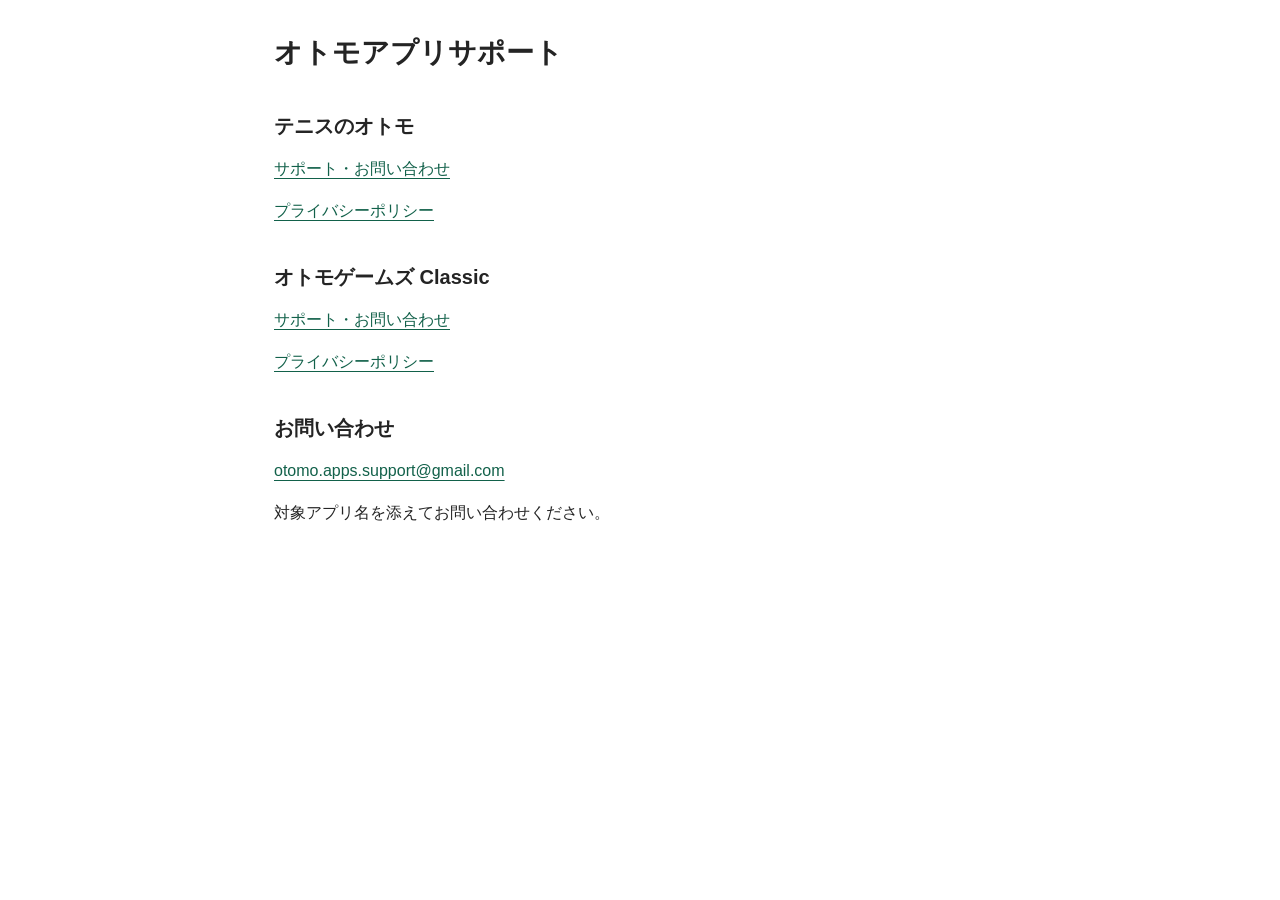
<file: index.html>
<!doctype html>
<html lang="ja">
<head>
  <meta charset="utf-8">
  <meta name="viewport" content="width=device-width, initial-scale=1">
  <meta name="robots" content="noindex">
  <title>オトモアプリサポート</title>
  <link rel="stylesheet" href="styles.css">
</head>
<body>
  <main>
    <h1>オトモアプリサポート</h1>
    <h2>テニスのオトモ</h2>
    <p><a href="tennis-otomo/support.html">サポート・お問い合わせ</a></p>
    <p><a href="tennis-otomo/privacy.html">プライバシーポリシー</a></p>
    <h2>オトモゲームズ Classic</h2>
    <p><a href="otomo-games-classic/support.html">サポート・お問い合わせ</a></p>
    <p><a href="otomo-games-classic/privacy.html">プライバシーポリシー</a></p>
    <h2>お問い合わせ</h2>
    <p><a href="mailto:otomo.apps.support@gmail.com">otomo.apps.support@gmail.com</a></p>
    <p>対象アプリ名を添えてお問い合わせください。</p>
  </main>
</body>
</html>
</file>
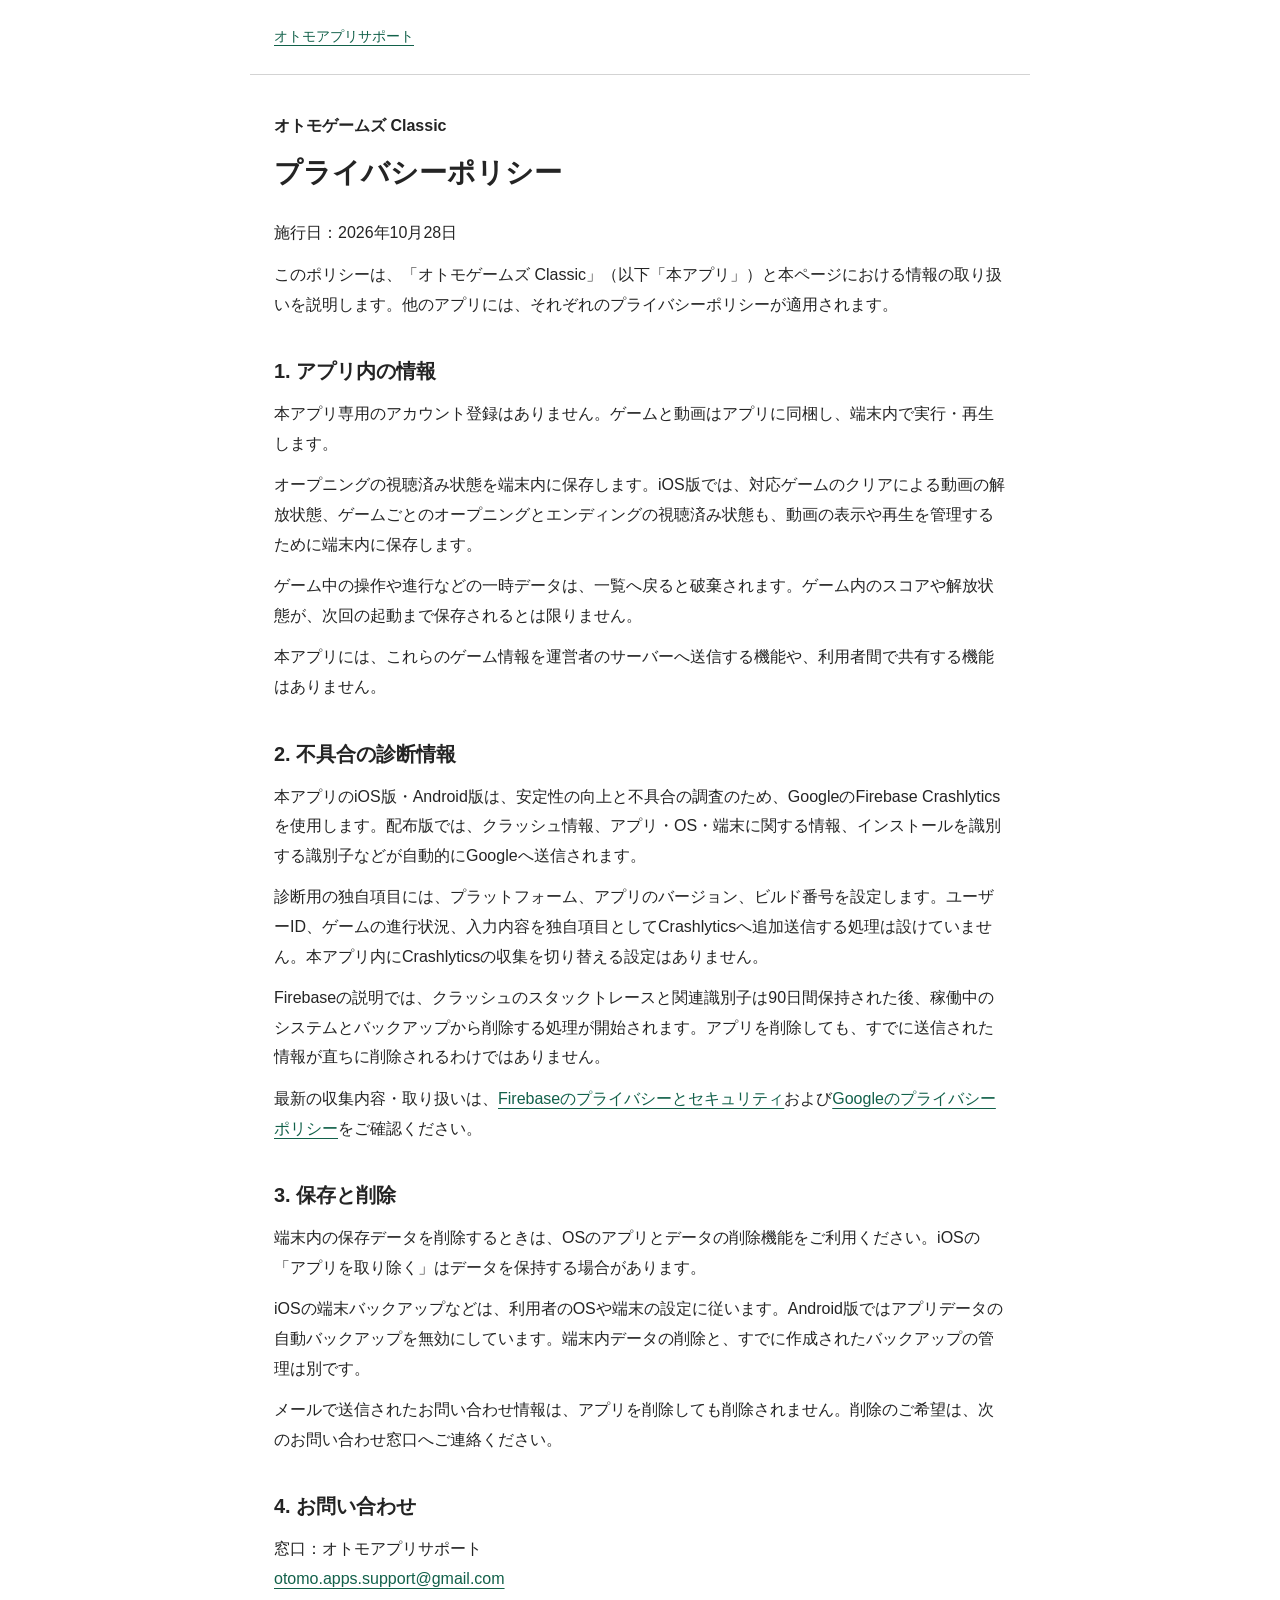
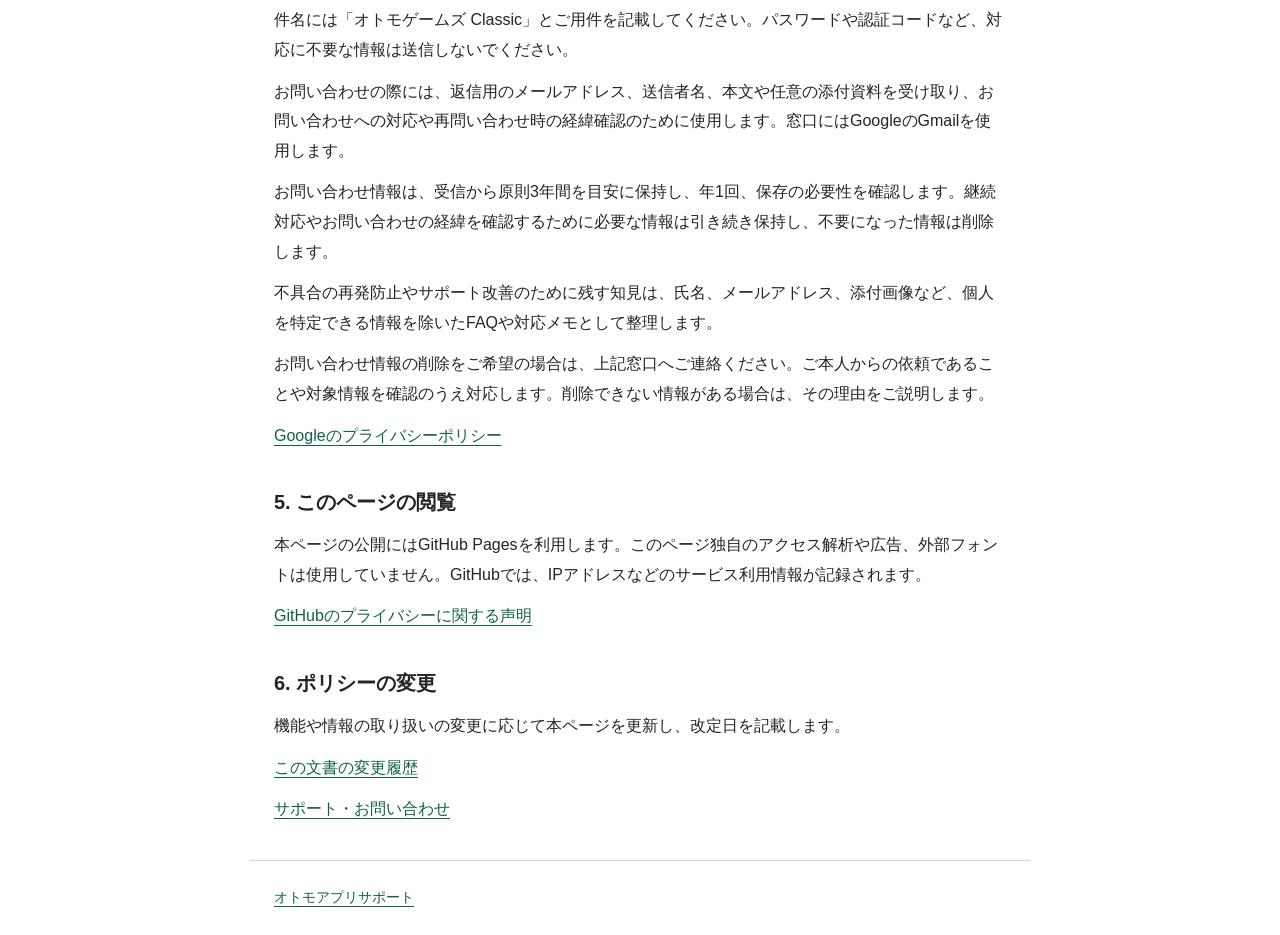
<file: otomo-games-classic/privacy.html>
<!doctype html>
<html lang="ja">
<head>
  <meta charset="utf-8">
  <meta name="viewport" content="width=device-width, initial-scale=1">
  <meta name="robots" content="noindex">
  <title>プライバシーポリシー | オトモゲームズ Classic</title>
  <link rel="stylesheet" href="../styles.css">
</head>
<body>
  <header><a href="../index.html">オトモアプリサポート</a></header>
  <main>
    <p class="app-name">オトモゲームズ Classic</p>
    <h1>プライバシーポリシー</h1>
    <p>施行日：<time datetime="2026-10-28">2026年10月28日</time></p>
    <p>このポリシーは、「オトモゲームズ Classic」（以下「本アプリ」）と本ページにおける情報の取り扱いを説明します。他のアプリには、それぞれのプライバシーポリシーが適用されます。</p>

    <section aria-labelledby="local">
      <h2 id="local">1. アプリ内の情報</h2>
      <p>本アプリ専用のアカウント登録はありません。ゲームと動画はアプリに同梱し、端末内で実行・再生します。</p>
      <p>オープニングの視聴済み状態を端末内に保存します。iOS版では、対応ゲームのクリアによる動画の解放状態、ゲームごとのオープニングとエンディングの視聴済み状態も、動画の表示や再生を管理するために端末内に保存します。</p>
      <p>ゲーム中の操作や進行などの一時データは、一覧へ戻ると破棄されます。ゲーム内のスコアや解放状態が、次回の起動まで保存されるとは限りません。</p>
      <p>本アプリには、これらのゲーム情報を運営者のサーバーへ送信する機能や、利用者間で共有する機能はありません。</p>
    </section>

    <section aria-labelledby="diagnostics">
      <h2 id="diagnostics">2. 不具合の診断情報</h2>
      <p>本アプリのiOS版・Android版は、安定性の向上と不具合の調査のため、GoogleのFirebase Crashlyticsを使用します。配布版では、クラッシュ情報、アプリ・OS・端末に関する情報、インストールを識別する識別子などが自動的にGoogleへ送信されます。</p>
      <p>診断用の独自項目には、プラットフォーム、アプリのバージョン、ビルド番号を設定します。ユーザーID、ゲームの進行状況、入力内容を独自項目としてCrashlyticsへ追加送信する処理は設けていません。本アプリ内にCrashlyticsの収集を切り替える設定はありません。</p>
      <p>Firebaseの説明では、クラッシュのスタックトレースと関連識別子は90日間保持された後、稼働中のシステムとバックアップから削除する処理が開始されます。アプリを削除しても、すでに送信された情報が直ちに削除されるわけではありません。</p>
      <p>最新の収集内容・取り扱いは、<a href="https://firebase.google.com/support/privacy">Firebaseのプライバシーとセキュリティ</a>および<a href="https://policies.google.com/privacy?hl=ja">Googleのプライバシーポリシー</a>をご確認ください。</p>
    </section>

    <section aria-labelledby="retention">
      <h2 id="retention">3. 保存と削除</h2>
      <p>端末内の保存データを削除するときは、OSのアプリとデータの削除機能をご利用ください。iOSの「アプリを取り除く」はデータを保持する場合があります。</p>
      <p>iOSの端末バックアップなどは、利用者のOSや端末の設定に従います。Android版ではアプリデータの自動バックアップを無効にしています。端末内データの削除と、すでに作成されたバックアップの管理は別です。</p>
      <p>メールで送信されたお問い合わせ情報は、アプリを削除しても削除されません。削除のご希望は、次のお問い合わせ窓口へご連絡ください。</p>
    </section>

    <section aria-labelledby="contact">
      <h2 id="contact">4. お問い合わせ</h2>
      <p>窓口：オトモアプリサポート<br><a href="mailto:otomo.apps.support@gmail.com">otomo.apps.support@gmail.com</a></p>
      <p>件名には「オトモゲームズ Classic」とご用件を記載してください。パスワードや認証コードなど、対応に不要な情報は送信しないでください。</p>
      <p>お問い合わせの際には、返信用のメールアドレス、送信者名、本文や任意の添付資料を受け取り、お問い合わせへの対応や再問い合わせ時の経緯確認のために使用します。窓口にはGoogleのGmailを使用します。</p>
      <p>お問い合わせ情報は、受信から原則3年間を目安に保持し、年1回、保存の必要性を確認します。継続対応やお問い合わせの経緯を確認するために必要な情報は引き続き保持し、不要になった情報は削除します。</p>
      <p>不具合の再発防止やサポート改善のために残す知見は、氏名、メールアドレス、添付画像など、個人を特定できる情報を除いたFAQや対応メモとして整理します。</p>
      <p>お問い合わせ情報の削除をご希望の場合は、上記窓口へご連絡ください。ご本人からの依頼であることや対象情報を確認のうえ対応します。削除できない情報がある場合は、その理由をご説明します。</p>
      <p><a href="https://policies.google.com/privacy?hl=ja">Googleのプライバシーポリシー</a></p>
    </section>

    <section aria-labelledby="website">
      <h2 id="website">5. このページの閲覧</h2>
      <p>本ページの公開にはGitHub Pagesを利用します。このページ独自のアクセス解析や広告、外部フォントは使用していません。GitHubでは、IPアドレスなどのサービス利用情報が記録されます。</p>
      <p><a href="https://docs.github.com/en/site-policy/privacy-policies/github-general-privacy-statement">GitHubのプライバシーに関する声明</a></p>
    </section>

    <section aria-labelledby="changes">
      <h2 id="changes">6. ポリシーの変更</h2>
      <p>機能や情報の取り扱いの変更に応じて本ページを更新し、改定日を記載します。</p>
      <p><a href="https://github.com/s-satoshi0522/otomo-apps-site/commits/main/otomo-games-classic/privacy.html">この文書の変更履歴</a></p>
      <p><a href="support.html">サポート・お問い合わせ</a></p>
    </section>
  </main>
  <footer><a href="../index.html">オトモアプリサポート</a></footer>
</body>
</html>
</file>
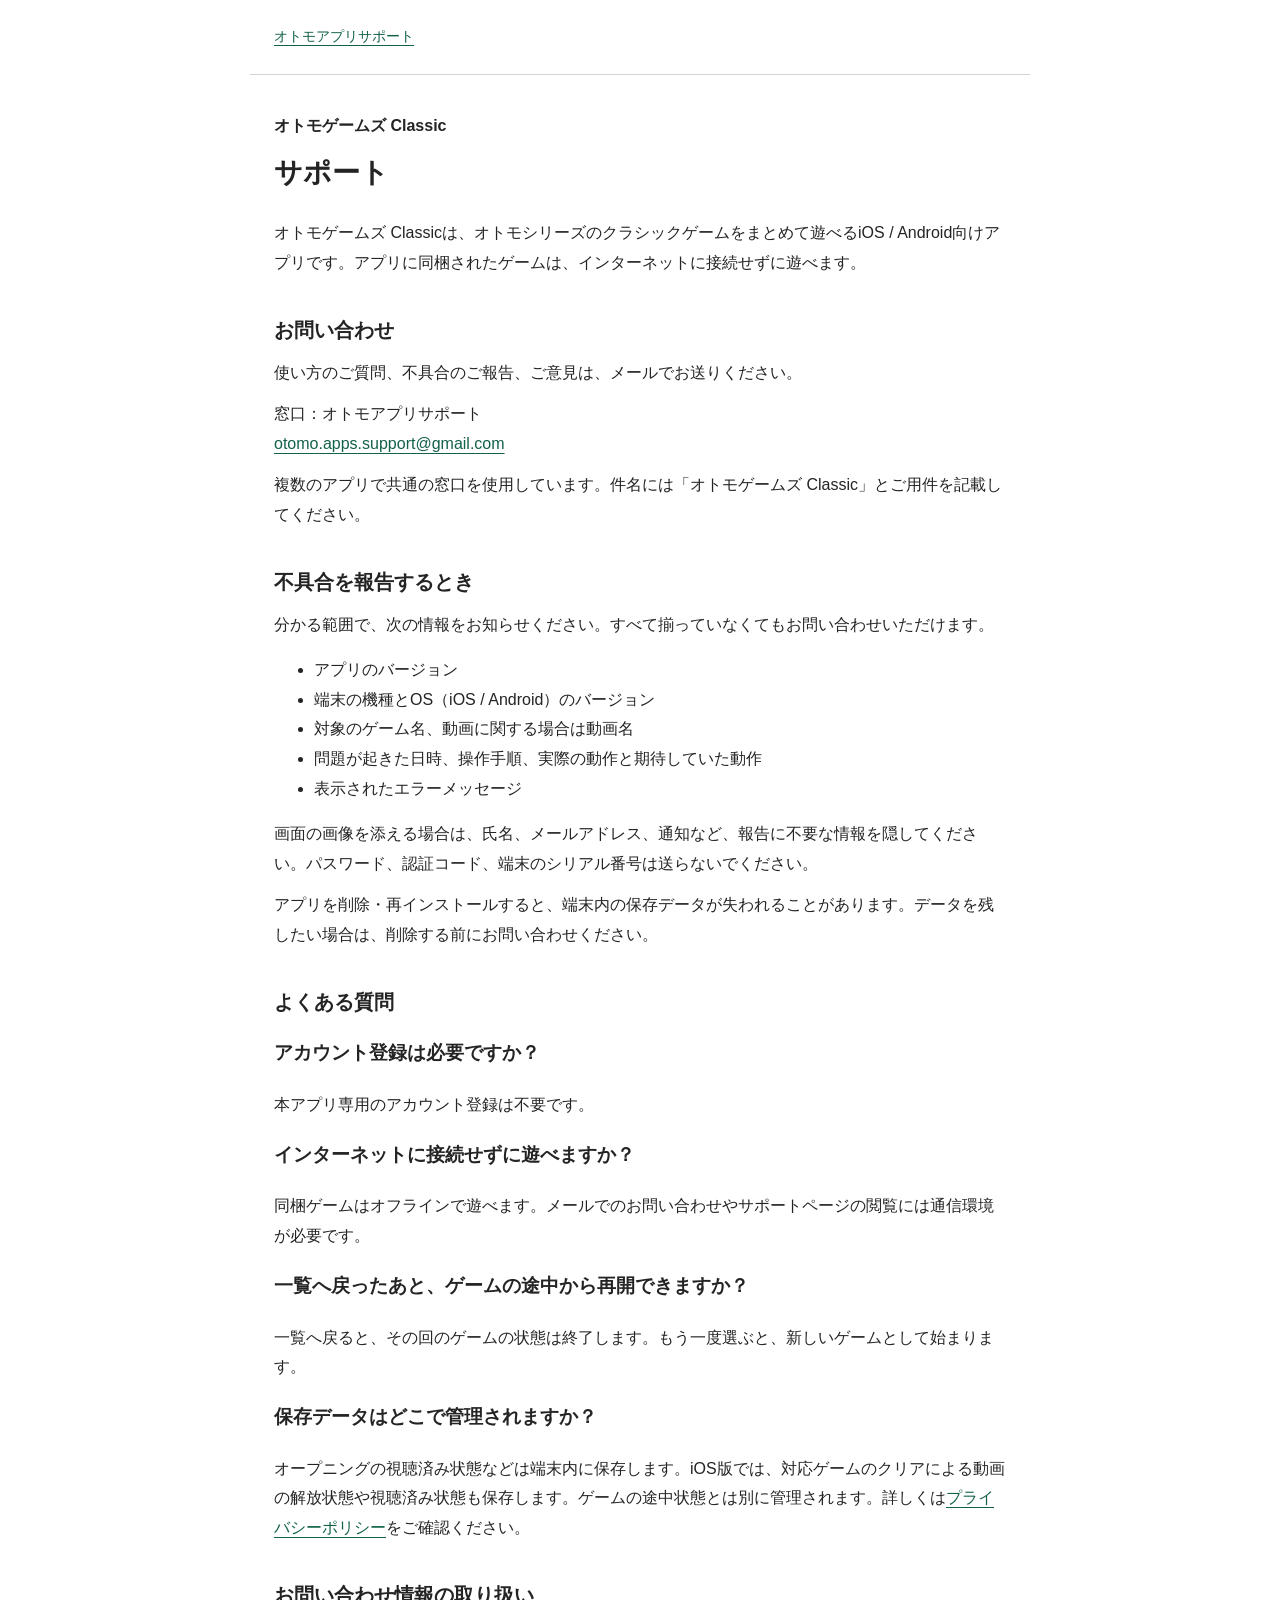
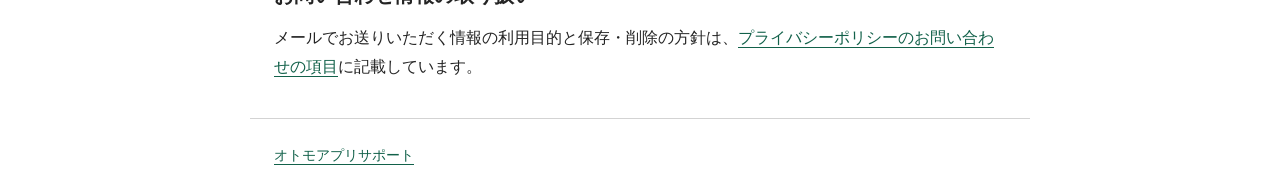
<file: otomo-games-classic/support.html>
<!doctype html>
<html lang="ja">
<head>
  <meta charset="utf-8">
  <meta name="viewport" content="width=device-width, initial-scale=1">
  <meta name="robots" content="noindex">
  <title>サポート | オトモゲームズ Classic</title>
  <link rel="stylesheet" href="../styles.css">
</head>
<body>
  <header><a href="../index.html">オトモアプリサポート</a></header>
  <main>
    <p class="app-name">オトモゲームズ Classic</p>
    <h1>サポート</h1>
    <p>オトモゲームズ Classicは、オトモシリーズのクラシックゲームをまとめて遊べるiOS / Android向けアプリです。アプリに同梱されたゲームは、インターネットに接続せずに遊べます。</p>

    <section aria-labelledby="contact">
      <h2 id="contact">お問い合わせ</h2>
      <p>使い方のご質問、不具合のご報告、ご意見は、メールでお送りください。</p>
      <p>窓口：オトモアプリサポート<br><a href="mailto:otomo.apps.support@gmail.com">otomo.apps.support@gmail.com</a></p>
      <p>複数のアプリで共通の窓口を使用しています。件名には「オトモゲームズ Classic」とご用件を記載してください。</p>
    </section>

    <section aria-labelledby="report">
      <h2 id="report">不具合を報告するとき</h2>
      <p>分かる範囲で、次の情報をお知らせください。すべて揃っていなくてもお問い合わせいただけます。</p>
      <ul>
        <li>アプリのバージョン</li>
        <li>端末の機種とOS（iOS / Android）のバージョン</li>
        <li>対象のゲーム名、動画に関する場合は動画名</li>
        <li>問題が起きた日時、操作手順、実際の動作と期待していた動作</li>
        <li>表示されたエラーメッセージ</li>
      </ul>
      <p>画面の画像を添える場合は、氏名、メールアドレス、通知など、報告に不要な情報を隠してください。パスワード、認証コード、端末のシリアル番号は送らないでください。</p>
      <p>アプリを削除・再インストールすると、端末内の保存データが失われることがあります。データを残したい場合は、削除する前にお問い合わせください。</p>
    </section>

    <section aria-labelledby="faq">
      <h2 id="faq">よくある質問</h2>
      <h3>アカウント登録は必要ですか？</h3>
      <p>本アプリ専用のアカウント登録は不要です。</p>
      <h3>インターネットに接続せずに遊べますか？</h3>
      <p>同梱ゲームはオフラインで遊べます。メールでのお問い合わせやサポートページの閲覧には通信環境が必要です。</p>
      <h3>一覧へ戻ったあと、ゲームの途中から再開できますか？</h3>
      <p>一覧へ戻ると、その回のゲームの状態は終了します。もう一度選ぶと、新しいゲームとして始まります。</p>
      <h3>保存データはどこで管理されますか？</h3>
      <p>オープニングの視聴済み状態などは端末内に保存します。iOS版では、対応ゲームのクリアによる動画の解放状態や視聴済み状態も保存します。ゲームの途中状態とは別に管理されます。詳しくは<a href="privacy.html">プライバシーポリシー</a>をご確認ください。</p>
    </section>

    <section aria-labelledby="privacy">
      <h2 id="privacy">お問い合わせ情報の取り扱い</h2>
      <p>メールでお送りいただく情報の利用目的と保存・削除の方針は、<a href="privacy.html#contact">プライバシーポリシーのお問い合わせの項目</a>に記載しています。</p>
    </section>
  </main>
  <footer><a href="../index.html">オトモアプリサポート</a></footer>
</body>
</html>
</file>
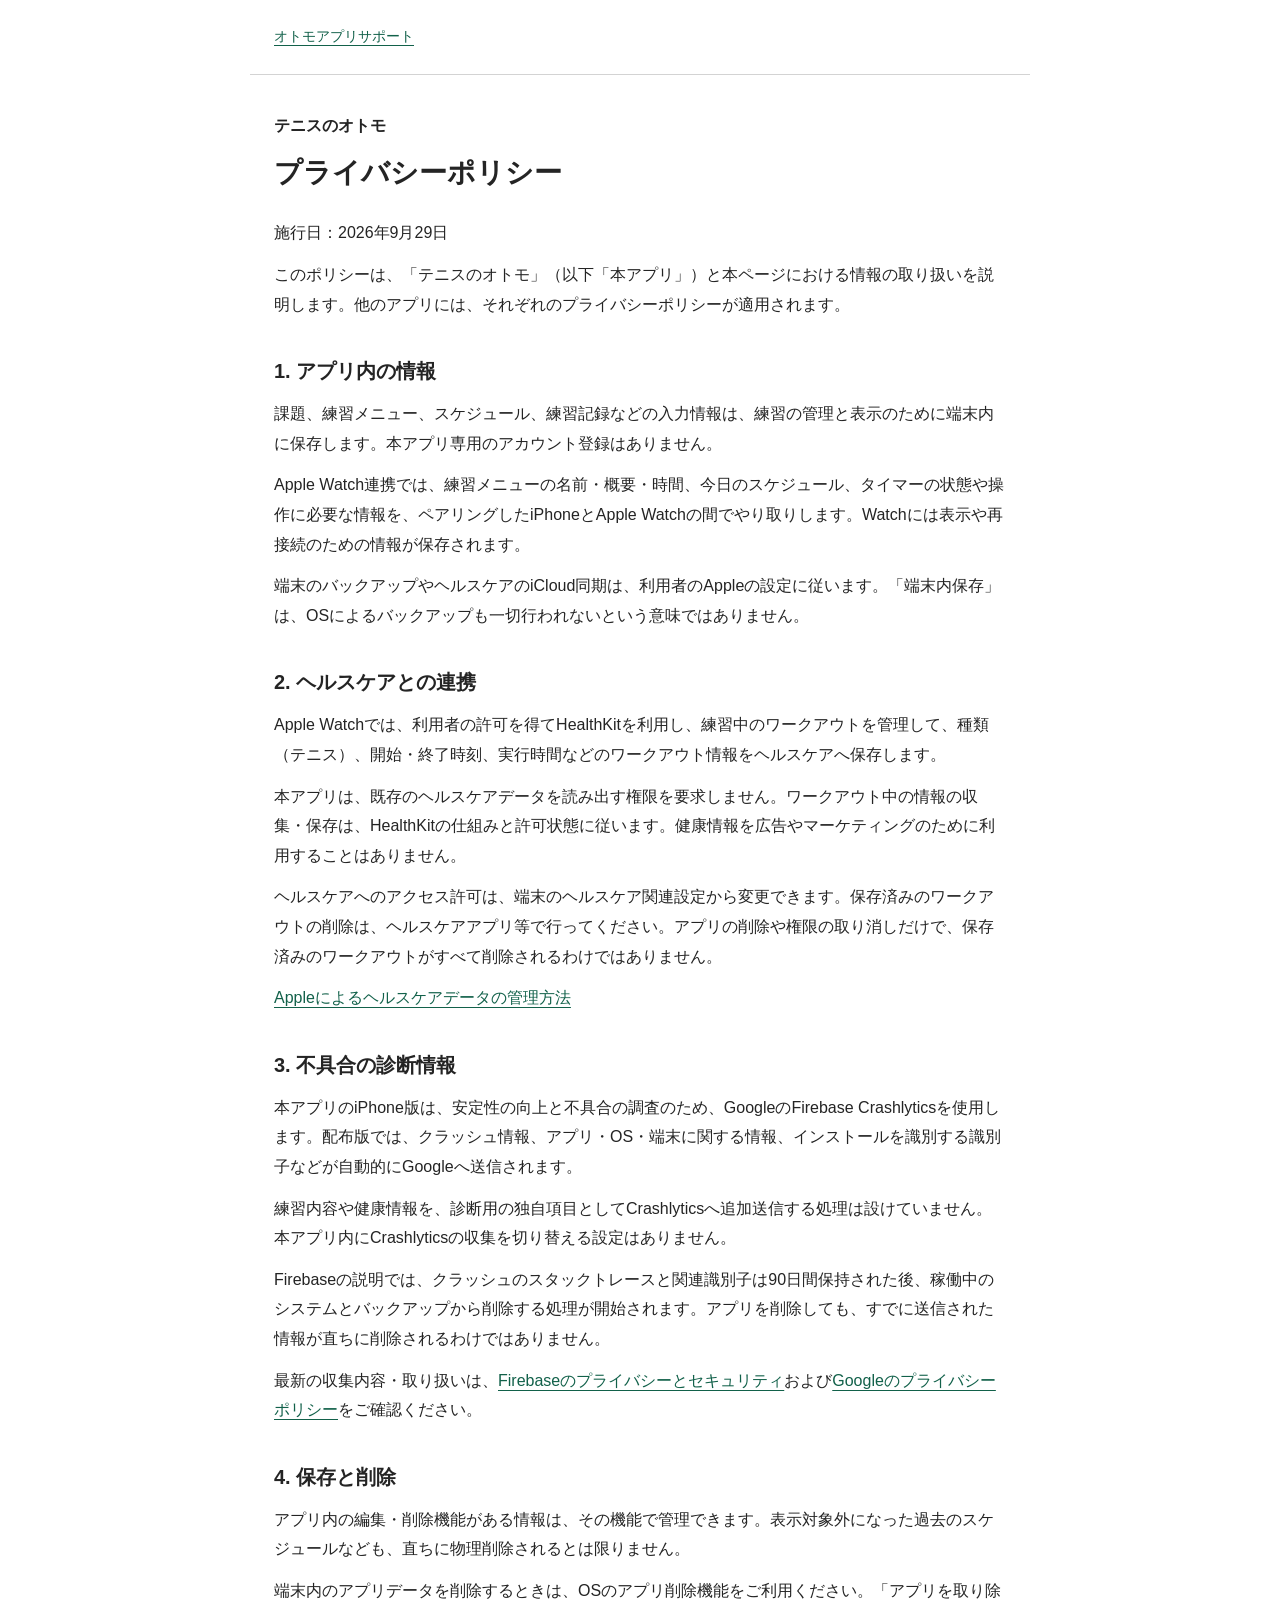
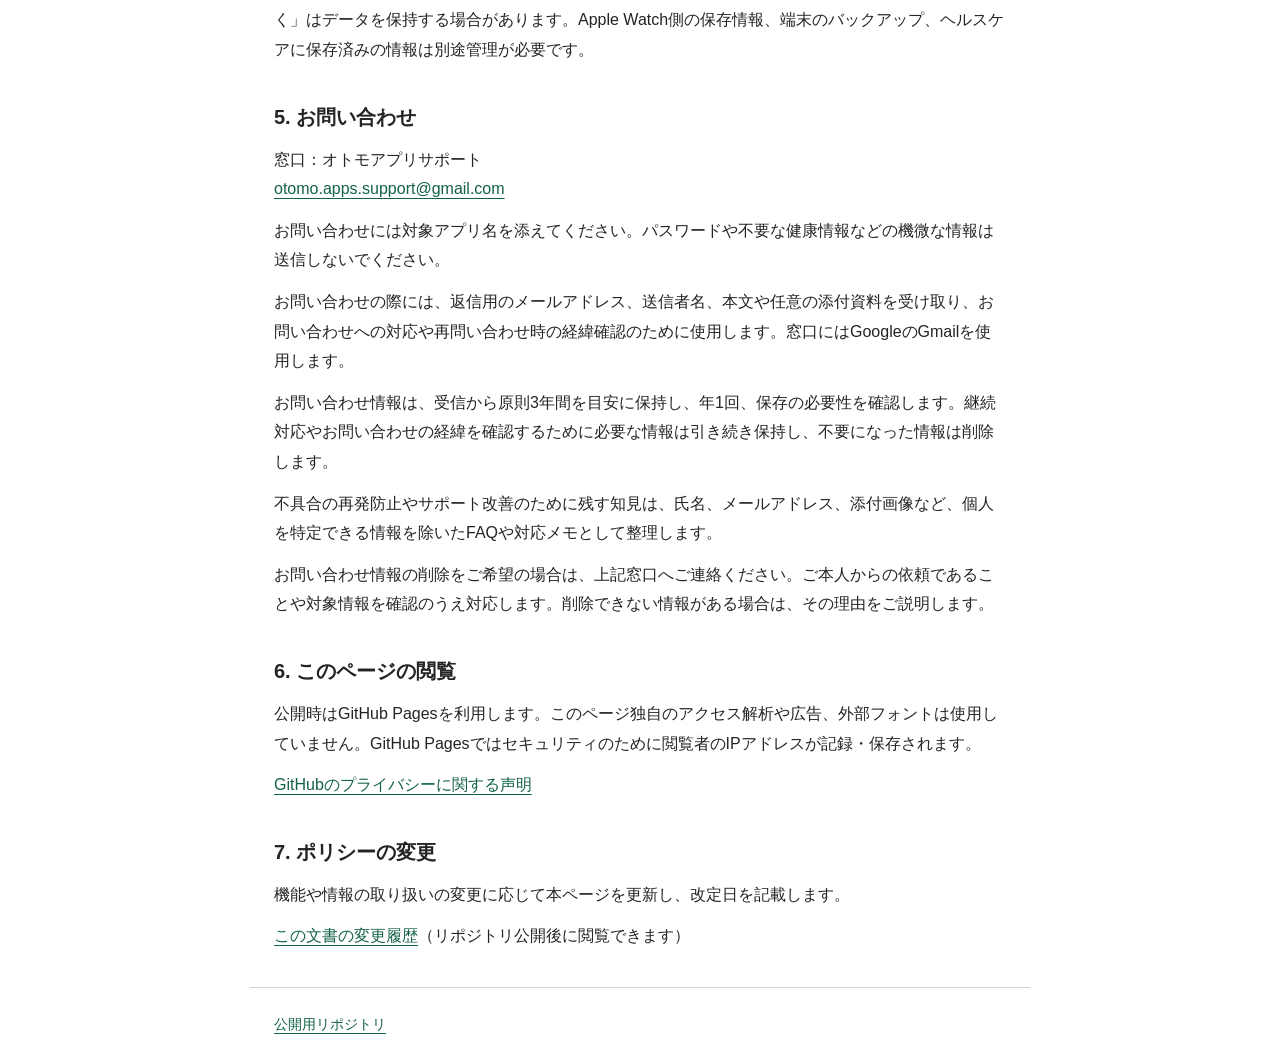
<file: tennis-otomo/privacy.html>
<!doctype html>
<html lang="ja">
<head>
  <meta charset="utf-8">
  <meta name="viewport" content="width=device-width, initial-scale=1">
  <meta name="robots" content="noindex">
  <title>プライバシーポリシー | テニスのオトモ</title>
  <link rel="stylesheet" href="../styles.css">
</head>
<body>
  <header><a href="../index.html">オトモアプリサポート</a></header>
  <main>
    <p class="app-name">テニスのオトモ</p>
    <h1>プライバシーポリシー</h1>
    <p>施行日：<time datetime="2026-09-29">2026年9月29日</time></p>
    <p>このポリシーは、「テニスのオトモ」（以下「本アプリ」）と本ページにおける情報の取り扱いを説明します。他のアプリには、それぞれのプライバシーポリシーが適用されます。</p>

    <section aria-labelledby="local">
      <h2 id="local">1. アプリ内の情報</h2>
      <p>課題、練習メニュー、スケジュール、練習記録などの入力情報は、練習の管理と表示のために端末内に保存します。本アプリ専用のアカウント登録はありません。</p>
      <p>Apple Watch連携では、練習メニューの名前・概要・時間、今日のスケジュール、タイマーの状態や操作に必要な情報を、ペアリングしたiPhoneとApple Watchの間でやり取りします。Watchには表示や再接続のための情報が保存されます。</p>
      <p>端末のバックアップやヘルスケアのiCloud同期は、利用者のAppleの設定に従います。「端末内保存」は、OSによるバックアップも一切行われないという意味ではありません。</p>
    </section>

    <section aria-labelledby="health">
      <h2 id="health">2. ヘルスケアとの連携</h2>
      <p>Apple Watchでは、利用者の許可を得てHealthKitを利用し、練習中のワークアウトを管理して、種類（テニス）、開始・終了時刻、実行時間などのワークアウト情報をヘルスケアへ保存します。</p>
      <p>本アプリは、既存のヘルスケアデータを読み出す権限を要求しません。ワークアウト中の情報の収集・保存は、HealthKitの仕組みと許可状態に従います。健康情報を広告やマーケティングのために利用することはありません。</p>
      <p>ヘルスケアへのアクセス許可は、端末のヘルスケア関連設定から変更できます。保存済みのワークアウトの削除は、ヘルスケアアプリ等で行ってください。アプリの削除や権限の取り消しだけで、保存済みのワークアウトがすべて削除されるわけではありません。</p>
      <p><a href="https://support.apple.com/ja-jp/108779">Appleによるヘルスケアデータの管理方法</a></p>
    </section>

    <section aria-labelledby="diagnostics">
      <h2 id="diagnostics">3. 不具合の診断情報</h2>
      <p>本アプリのiPhone版は、安定性の向上と不具合の調査のため、GoogleのFirebase Crashlyticsを使用します。配布版では、クラッシュ情報、アプリ・OS・端末に関する情報、インストールを識別する識別子などが自動的にGoogleへ送信されます。</p>
      <p>練習内容や健康情報を、診断用の独自項目としてCrashlyticsへ追加送信する処理は設けていません。本アプリ内にCrashlyticsの収集を切り替える設定はありません。</p>
      <p>Firebaseの説明では、クラッシュのスタックトレースと関連識別子は90日間保持された後、稼働中のシステムとバックアップから削除する処理が開始されます。アプリを削除しても、すでに送信された情報が直ちに削除されるわけではありません。</p>
      <p>最新の収集内容・取り扱いは、<a href="https://firebase.google.com/support/privacy">Firebaseのプライバシーとセキュリティ</a>および<a href="https://policies.google.com/privacy?hl=ja">Googleのプライバシーポリシー</a>をご確認ください。</p>
    </section>

    <section aria-labelledby="retention">
      <h2 id="retention">4. 保存と削除</h2>
      <p>アプリ内の編集・削除機能がある情報は、その機能で管理できます。表示対象外になった過去のスケジュールなども、直ちに物理削除されるとは限りません。</p>
      <p>端末内のアプリデータを削除するときは、OSのアプリ削除機能をご利用ください。「アプリを取り除く」はデータを保持する場合があります。Apple Watch側の保存情報、端末のバックアップ、ヘルスケアに保存済みの情報は別途管理が必要です。</p>
    </section>

    <section aria-labelledby="contact">
      <h2 id="contact">5. お問い合わせ</h2>
      <p>窓口：オトモアプリサポート<br><a href="mailto:otomo.apps.support@gmail.com">otomo.apps.support@gmail.com</a></p>
      <p>お問い合わせには対象アプリ名を添えてください。パスワードや不要な健康情報などの機微な情報は送信しないでください。</p>
      <p>お問い合わせの際には、返信用のメールアドレス、送信者名、本文や任意の添付資料を受け取り、お問い合わせへの対応や再問い合わせ時の経緯確認のために使用します。窓口にはGoogleのGmailを使用します。</p>
      <p>お問い合わせ情報は、受信から原則3年間を目安に保持し、年1回、保存の必要性を確認します。継続対応やお問い合わせの経緯を確認するために必要な情報は引き続き保持し、不要になった情報は削除します。</p>
      <p>不具合の再発防止やサポート改善のために残す知見は、氏名、メールアドレス、添付画像など、個人を特定できる情報を除いたFAQや対応メモとして整理します。</p>
      <p>お問い合わせ情報の削除をご希望の場合は、上記窓口へご連絡ください。ご本人からの依頼であることや対象情報を確認のうえ対応します。削除できない情報がある場合は、その理由をご説明します。</p>
    </section>

    <section aria-labelledby="website">
      <h2 id="website">6. このページの閲覧</h2>
      <p>公開時はGitHub Pagesを利用します。このページ独自のアクセス解析や広告、外部フォントは使用していません。GitHub Pagesではセキュリティのために閲覧者のIPアドレスが記録・保存されます。</p>
      <p><a href="https://docs.github.com/en/site-policy/privacy-policies/github-general-privacy-statement">GitHubのプライバシーに関する声明</a></p>
    </section>

    <section aria-labelledby="changes">
      <h2 id="changes">7. ポリシーの変更</h2>
      <p>機能や情報の取り扱いの変更に応じて本ページを更新し、改定日を記載します。</p>
      <p><a href="https://github.com/s-satoshi0522/otomo-apps-site/commits/main/tennis-otomo/privacy.html">この文書の変更履歴</a>（リポジトリ公開後に閲覧できます）</p>
    </section>
  </main>
  <footer><a href="https://github.com/s-satoshi0522/otomo-apps-site">公開用リポジトリ</a></footer>
</body>
</html>
</file>
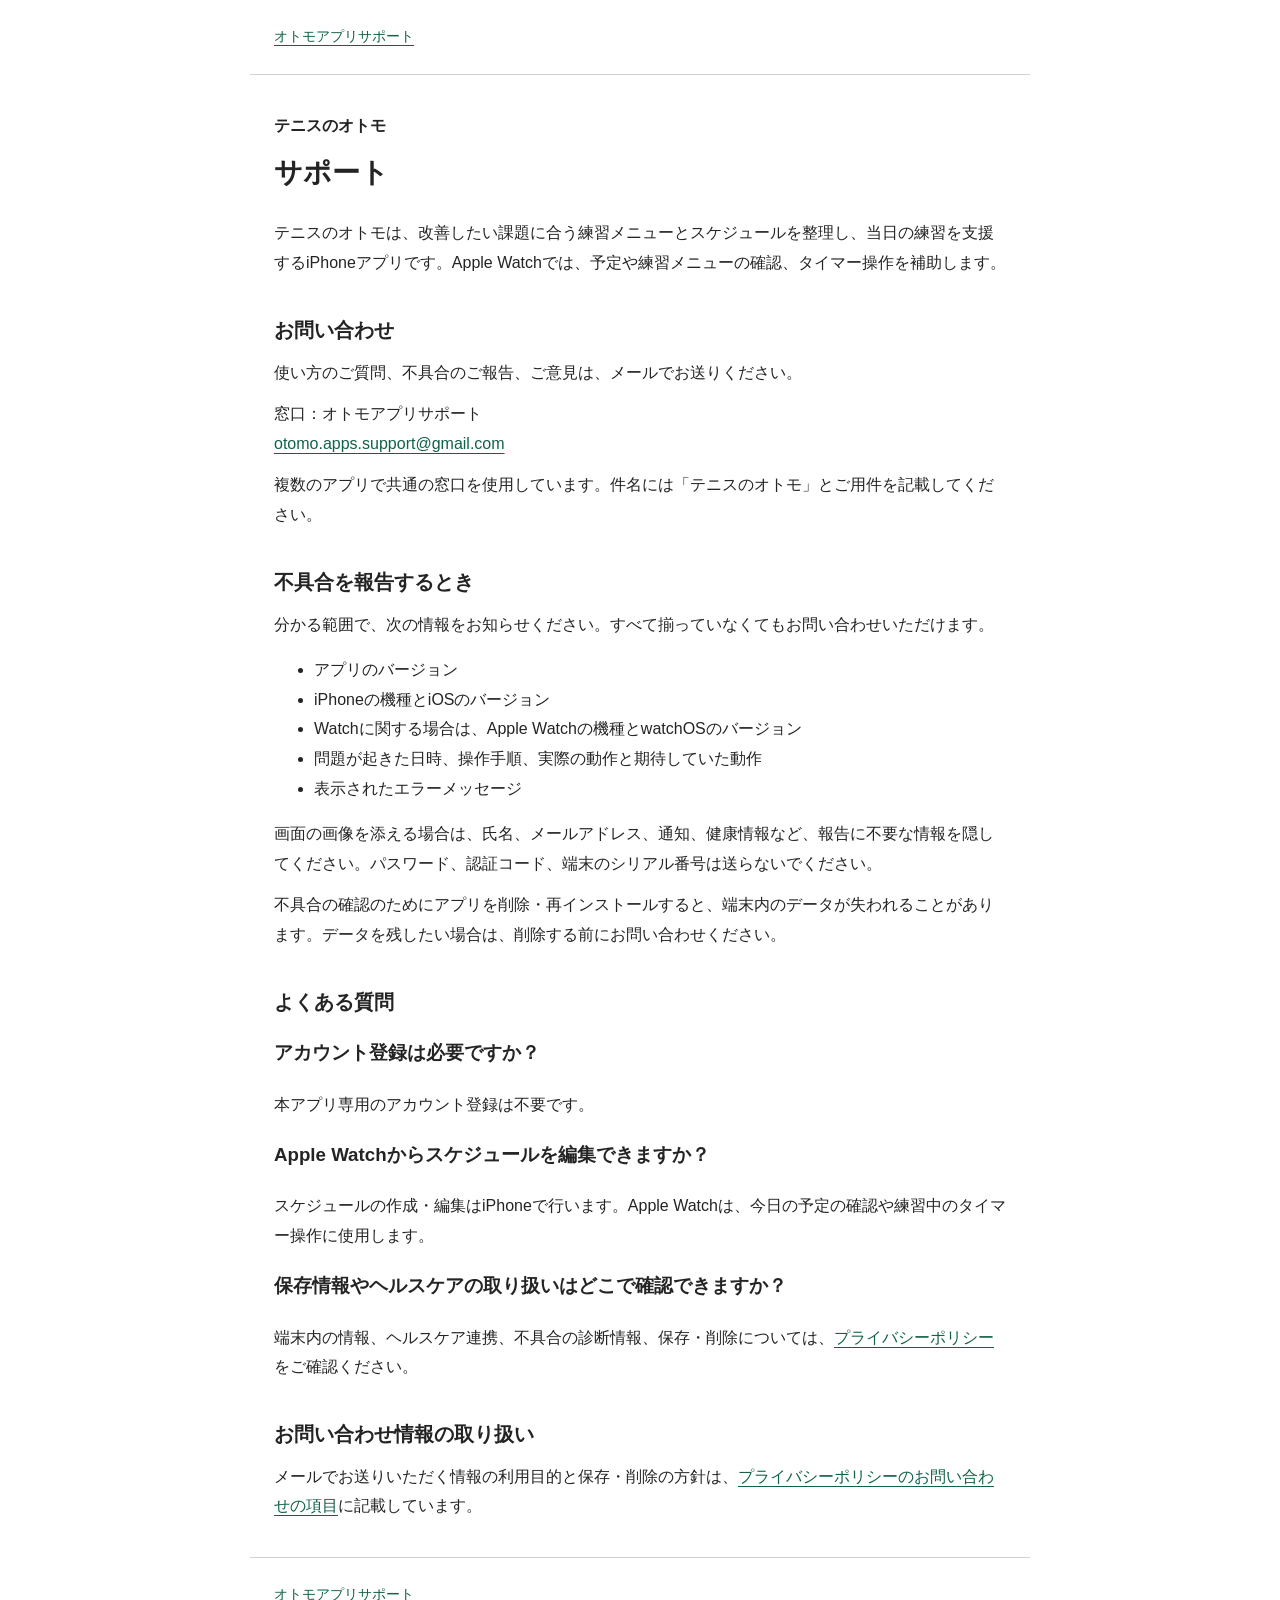
<file: tennis-otomo/support.html>
<!doctype html>
<html lang="ja">
<head>
  <meta charset="utf-8">
  <meta name="viewport" content="width=device-width, initial-scale=1">
  <meta name="robots" content="noindex">
  <title>サポート | テニスのオトモ</title>
  <link rel="stylesheet" href="../styles.css">
</head>
<body>
  <header><a href="../index.html">オトモアプリサポート</a></header>
  <main>
    <p class="app-name">テニスのオトモ</p>
    <h1>サポート</h1>
    <p>テニスのオトモは、改善したい課題に合う練習メニューとスケジュールを整理し、当日の練習を支援するiPhoneアプリです。Apple Watchでは、予定や練習メニューの確認、タイマー操作を補助します。</p>

    <section aria-labelledby="contact">
      <h2 id="contact">お問い合わせ</h2>
      <p>使い方のご質問、不具合のご報告、ご意見は、メールでお送りください。</p>
      <p>窓口：オトモアプリサポート<br><a href="mailto:otomo.apps.support@gmail.com">otomo.apps.support@gmail.com</a></p>
      <p>複数のアプリで共通の窓口を使用しています。件名には「テニスのオトモ」とご用件を記載してください。</p>
    </section>

    <section aria-labelledby="report">
      <h2 id="report">不具合を報告するとき</h2>
      <p>分かる範囲で、次の情報をお知らせください。すべて揃っていなくてもお問い合わせいただけます。</p>
      <ul>
        <li>アプリのバージョン</li>
        <li>iPhoneの機種とiOSのバージョン</li>
        <li>Watchに関する場合は、Apple Watchの機種とwatchOSのバージョン</li>
        <li>問題が起きた日時、操作手順、実際の動作と期待していた動作</li>
        <li>表示されたエラーメッセージ</li>
      </ul>
      <p>画面の画像を添える場合は、氏名、メールアドレス、通知、健康情報など、報告に不要な情報を隠してください。パスワード、認証コード、端末のシリアル番号は送らないでください。</p>
      <p>不具合の確認のためにアプリを削除・再インストールすると、端末内のデータが失われることがあります。データを残したい場合は、削除する前にお問い合わせください。</p>
    </section>

    <section aria-labelledby="faq">
      <h2 id="faq">よくある質問</h2>
      <h3>アカウント登録は必要ですか？</h3>
      <p>本アプリ専用のアカウント登録は不要です。</p>
      <h3>Apple Watchからスケジュールを編集できますか？</h3>
      <p>スケジュールの作成・編集はiPhoneで行います。Apple Watchは、今日の予定の確認や練習中のタイマー操作に使用します。</p>
      <h3>保存情報やヘルスケアの取り扱いはどこで確認できますか？</h3>
      <p>端末内の情報、ヘルスケア連携、不具合の診断情報、保存・削除については、<a href="privacy.html">プライバシーポリシー</a>をご確認ください。</p>
    </section>

    <section aria-labelledby="privacy">
      <h2 id="privacy">お問い合わせ情報の取り扱い</h2>
      <p>メールでお送りいただく情報の利用目的と保存・削除の方針は、<a href="privacy.html#contact">プライバシーポリシーのお問い合わせの項目</a>に記載しています。</p>
    </section>
  </main>
  <footer><a href="../index.html">オトモアプリサポート</a></footer>
</body>
</html>
</file>
<file: styles.css>
:root { color-scheme: light dark; font-family: -apple-system, BlinkMacSystemFont, "Hiragino Sans", "Yu Gothic", sans-serif; line-height: 1.85; color: #242424; background: #fff; }
* { box-sizing: border-box; }
body { margin: 0; }
header, main, footer { max-width: 780px; margin-inline: auto; padding: 24px; }
header, footer { font-size: 14px; }
header { border-bottom: 1px solid #d3d3d3; }
h1 { font-size: 28px; line-height: 1.5; margin: 8px 0 24px; }
h2 { font-size: 20px; line-height: 1.6; margin: 36px 0 12px; }
p { margin: 12px 0; overflow-wrap: anywhere; }
a { color: #12614a; text-underline-offset: 4px; overflow-wrap: anywhere; }
a:focus-visible { outline: 3px solid #a54800; outline-offset: 4px; }
.app-name { font-weight: 600; }
.notice { border-left: 3px solid #a54800; padding-left: 14px; }
footer { border-top: 1px solid #d3d3d3; }
@media (prefers-color-scheme: dark) {
  :root { color: #ededed; background: #191919; }
  a { color: #81d9b4; }
  .notice { border-color: #ffbb74; }
  a:focus-visible { outline-color: #ffbb74; }
}
</file>
